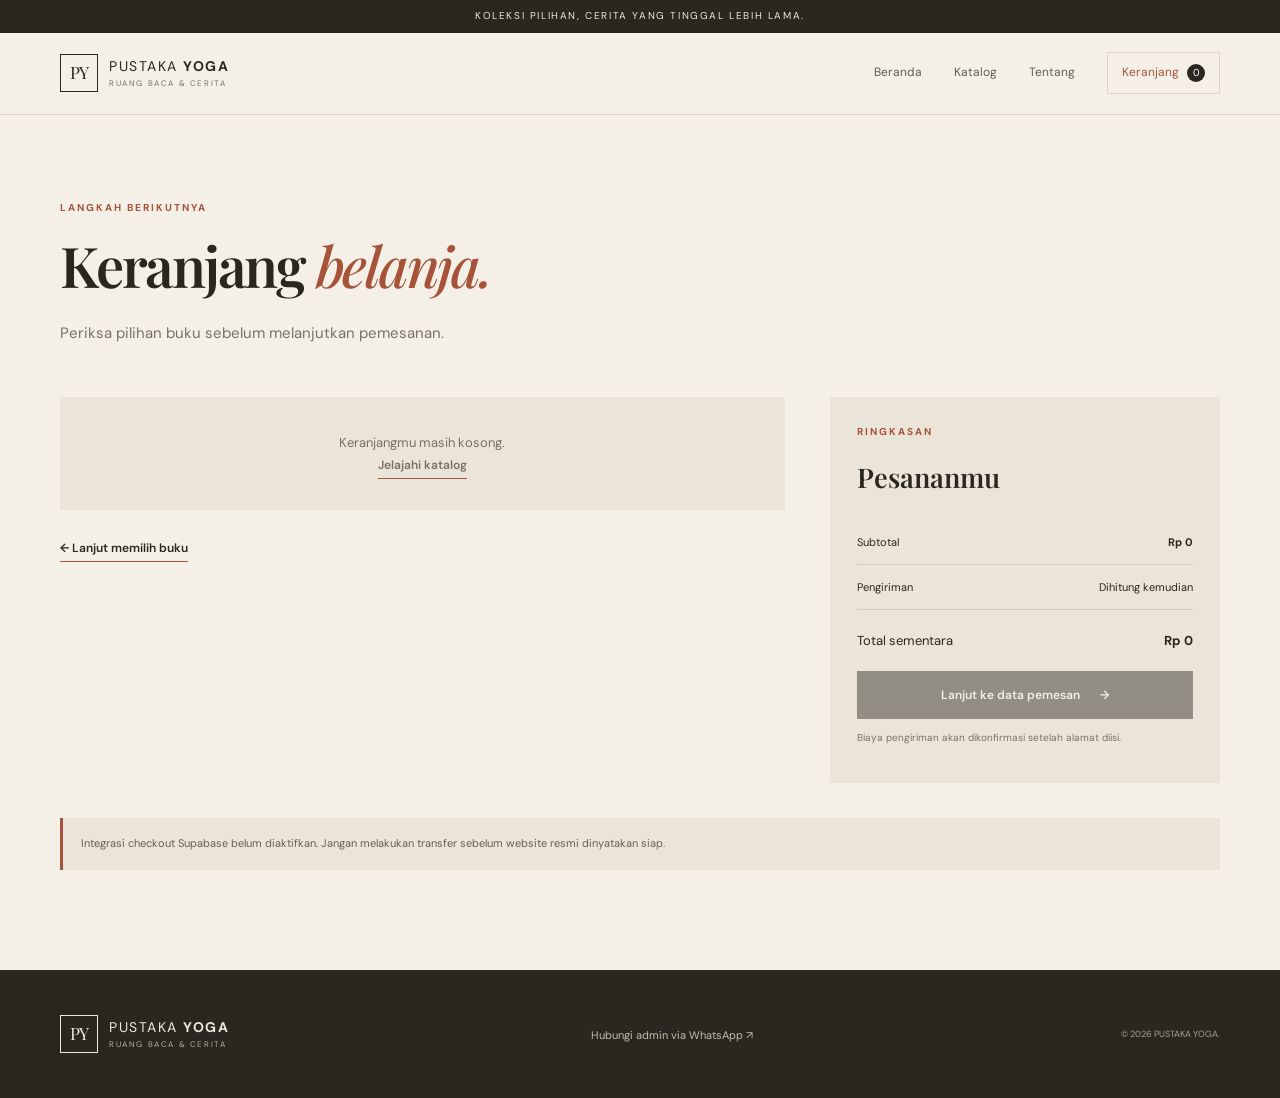
<file: checkout.html>
<!doctype html><html lang="id"><head><meta charset="utf-8"><meta name="viewport" content="width=device-width,initial-scale=1"><title>Keranjang & Checkout — PUSTAKA YOGA</title><link rel="preconnect" href="https://fonts.googleapis.com"><link href="https://fonts.googleapis.com/css2?family=DM+Sans:wght@400;500;600;700&family=Playfair+Display:wght@500;600;700&display=swap" rel="stylesheet"><link rel="stylesheet" href="assets/css/style.css"></head><body><div class="announcement">Koleksi pilihan, cerita yang tinggal lebih lama.</div><header class="site-header"><a class="brand" href="index.html"><span class="brand-mark">PY</span><span>PUSTAKA <b>YOGA</b><small>RUANG BACA &amp; CERITA</small></span></a><button class="menu-toggle" aria-label="Buka navigasi" aria-expanded="false">☰</button><nav class="nav"><a href="index.html">Beranda</a><a href="katalog.html">Katalog</a><a href="index.html#tentang">Tentang</a><a class="nav-cart active" href="checkout.html">Keranjang <span class="cart-count">0</span></a></nav></header><main class="wrap page-main"><div class="page-intro compact"><p class="eyebrow">LANGKAH BERIKUTNYA</p><h1>Keranjang <em>belanja.</em></h1><p class="lead">Periksa pilihan buku sebelum melanjutkan pemesanan.</p></div><div class="checkout-layout"><section><div id="cart-items" class="cart-items"></div><a class="text-link" href="katalog.html">← Lanjut memilih buku</a></section><aside class="summary-card"><p class="eyebrow">RINGKASAN</p><h2>Pesananmu</h2><div class="summary-row"><span>Subtotal</span><strong id="cart-subtotal">Rp0</strong></div><div class="summary-row"><span>Pengiriman</span><span>Dihitung kemudian</span></div><div class="summary-total"><span>Total sementara</span><strong id="cart-total">Rp0</strong></div><button class="btn btn-dark btn-full" id="continue-checkout">Lanjut ke data pemesan <span>→</span></button><p class="fine-print">Biaya pengiriman akan dikonfirmasi setelah alamat diisi.</p></aside></div><section class="form-section" id="customer-section" hidden><div class="form-heading"><p class="eyebrow">DATA PEMESAN</p><h2>Ke mana buku akan <em>kami kirim?</em></h2></div><form id="customer-form" class="customer-form"><label>Nama lengkap<input name="full_name" autocomplete="name" required placeholder="Nama penerima"></label><label>Nomor WhatsApp<input name="whatsapp" autocomplete="tel" required inputmode="tel" placeholder="08xxxxxxxxxx"></label><label class="span-2">Alamat lengkap<textarea name="address" autocomplete="street-address" rows="3" required placeholder="Nama jalan, nomor rumah, RT/RW, dan patokan"></textarea></label><label>Kecamatan<input name="district" required></label><label>Kota/Kabupaten<input name="city" required></label><label>Provinsi<input name="province" required></label><label>Kode pos<input name="postal_code" inputmode="numeric" pattern="[0-9]{5}" required></label><label class="span-2">Catatan (opsional)<textarea name="notes" rows="2" placeholder="Catatan tambahan untuk admin"></textarea></label><div class="span-2"><button class="btn btn-dark btn-full" type="submit">Tinjau pesanan <span>→</span></button><p class="fine-print">Tahap ini masih berupa pratinjau. Pesanan belum dikirim ke server dan belum ada pembayaran yang dilakukan.</p></div></form></section><div class="notice" id="checkout-notice">Integrasi checkout Supabase belum diaktifkan. Jangan melakukan transfer sebelum website resmi dinyatakan siap.</div></main><footer class="footer"><div class="wrap footer-inner"><a class="brand brand-light" href="index.html"><span class="brand-mark">PY</span><span>PUSTAKA <b>YOGA</b><small>RUANG BACA &amp; CERITA</small></span></a><div><a href="https://wa.me/6285883240638" target="_blank" rel="noopener">Hubungi admin via WhatsApp ↗</a></div><small>© 2026 PUSTAKA YOGA.</small></div></footer><script src="assets/js/app.js"></script></body></html>
</file>
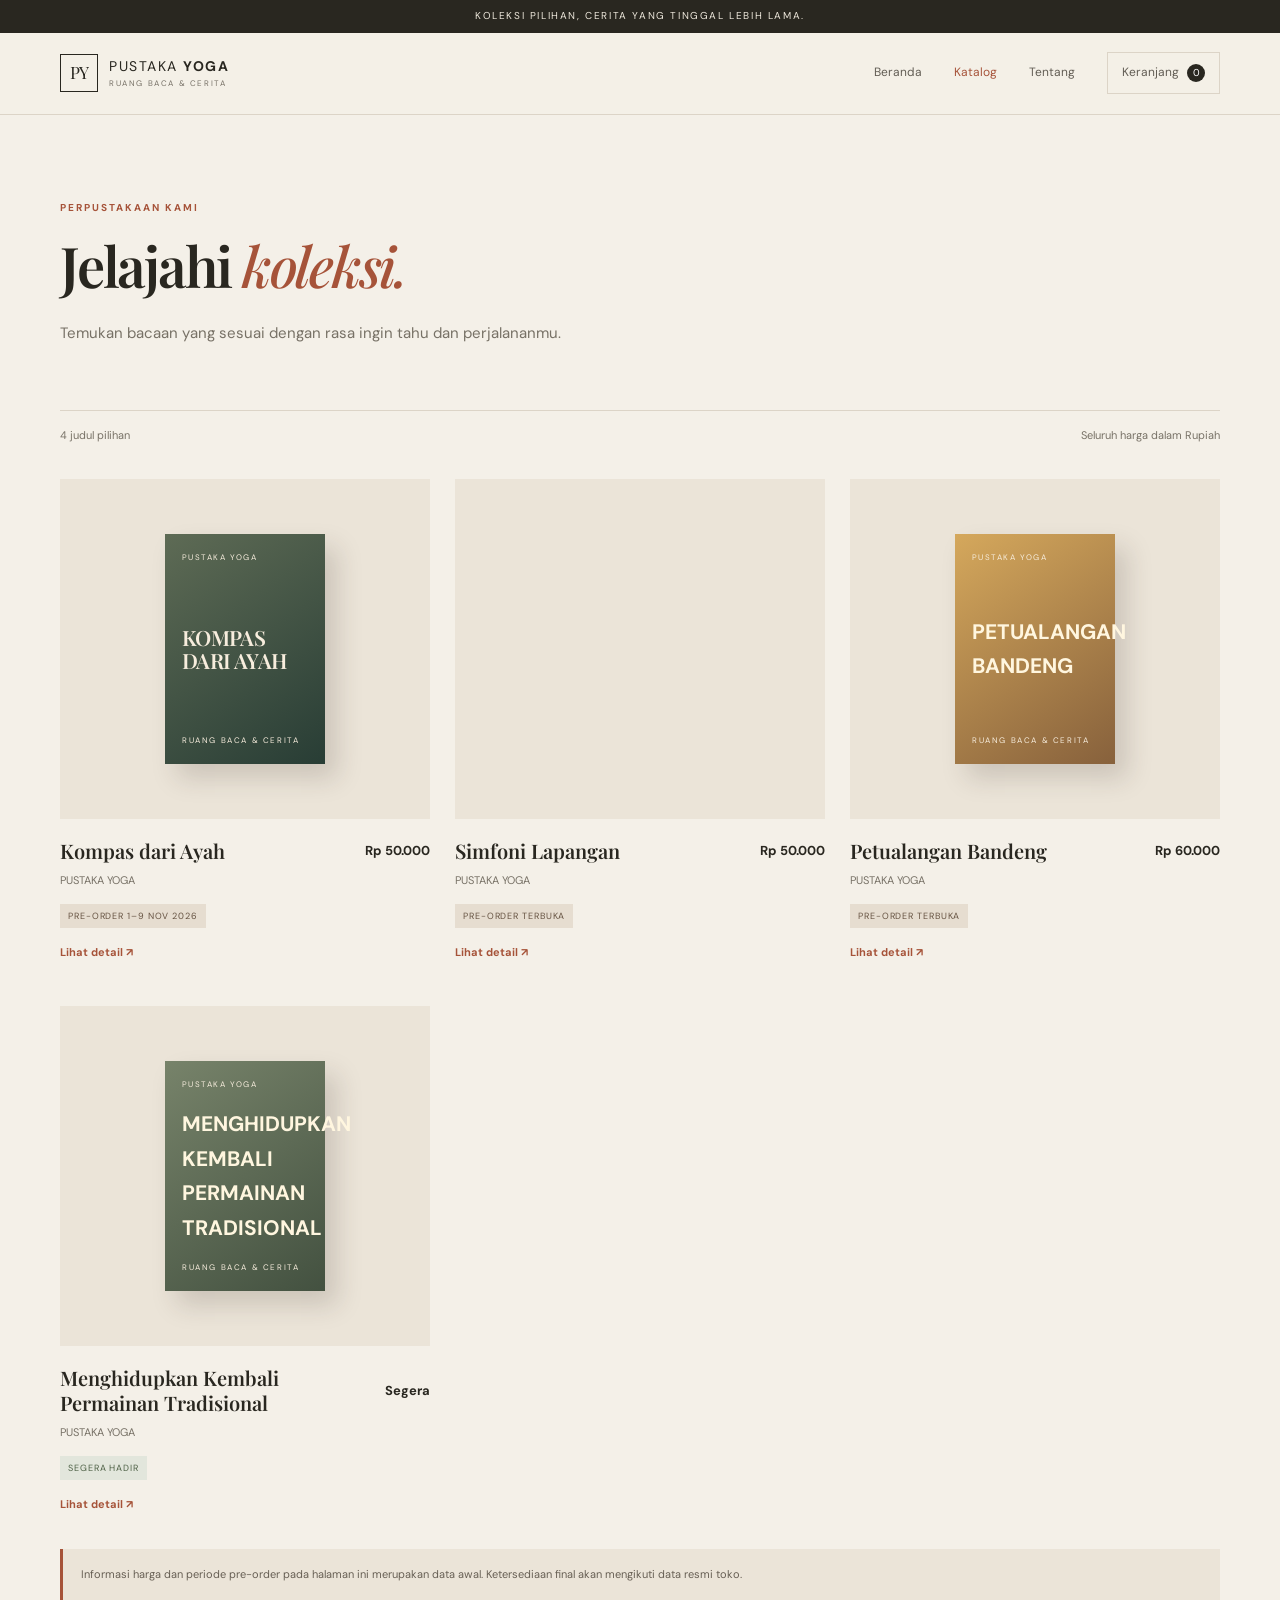
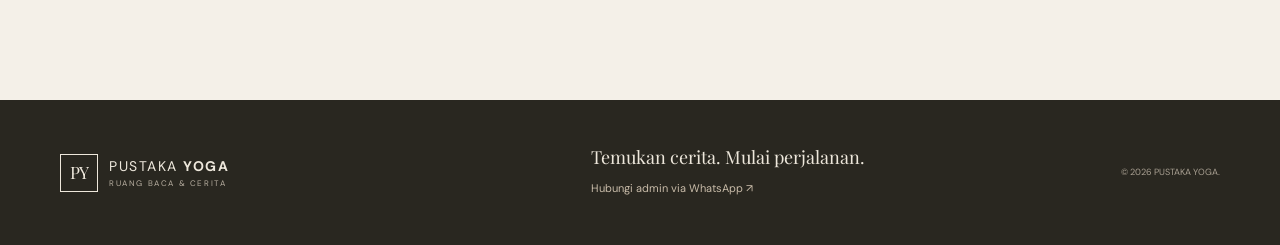
<file: katalog.html>
<!doctype html><html lang="id"><head><meta charset="utf-8"><meta name="viewport" content="width=device-width,initial-scale=1"><meta name="description" content="Jelajahi koleksi buku PUSTAKA YOGA."><title>Katalog Buku — PUSTAKA YOGA</title><link rel="preconnect" href="https://fonts.googleapis.com"><link href="https://fonts.googleapis.com/css2?family=DM+Sans:wght@400;500;600;700&family=Playfair+Display:wght@500;600;700&display=swap" rel="stylesheet"><link rel="stylesheet" href="assets/css/style.css"></head><body><div class="announcement">Koleksi pilihan, cerita yang tinggal lebih lama.</div><header class="site-header"><a class="brand" href="index.html"><span class="brand-mark">PY</span><span>PUSTAKA <b>YOGA</b><small>RUANG BACA &amp; CERITA</small></span></a><button class="menu-toggle" aria-label="Buka navigasi" aria-expanded="false">☰</button><nav class="nav"><a href="index.html">Beranda</a><a class="active" href="katalog.html">Katalog</a><a href="index.html#tentang">Tentang</a><a class="nav-cart" href="checkout.html">Keranjang <span class="cart-count">0</span></a></nav></header><main class="wrap page-main"><div class="page-intro"><p class="eyebrow">PERPUSTAKAAN KAMI</p><h1>Jelajahi <em>koleksi.</em></h1><p class="lead">Temukan bacaan yang sesuai dengan rasa ingin tahu dan perjalananmu.</p></div><div class="catalog-toolbar"><span id="catalog-count">4 judul pilihan</span><span class="catalog-note">Seluruh harga dalam Rupiah</span></div><div class="book-grid catalog-grid" id="catalog-books"></div><div class="notice">Informasi harga dan periode pre-order pada halaman ini merupakan data awal. Ketersediaan final akan mengikuti data resmi toko.</div></main><footer class="footer"><div class="wrap footer-inner"><a class="brand brand-light" href="index.html"><span class="brand-mark">PY</span><span>PUSTAKA <b>YOGA</b><small>RUANG BACA &amp; CERITA</small></span></a><div><p>Temukan cerita. Mulai perjalanan.</p><a href="https://wa.me/6285883240638" target="_blank" rel="noopener">Hubungi admin via WhatsApp ↗</a></div><small>© 2026 PUSTAKA YOGA.</small></div></footer><script src="assets/js/app.js"></script></body></html>
</file>
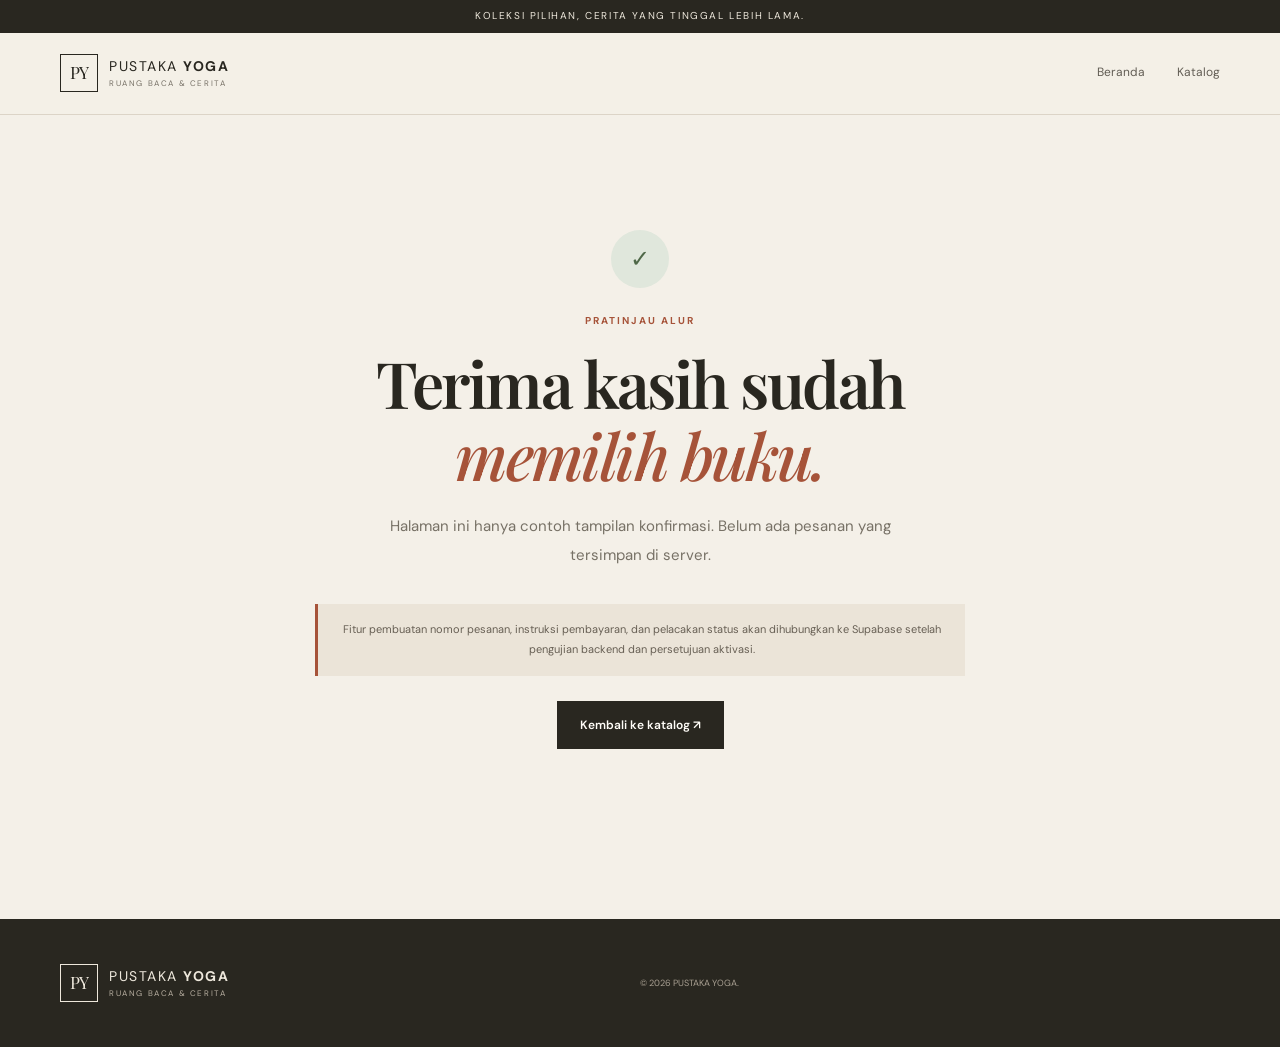
<file: pesanan.html>
<!doctype html><html lang="id"><head><meta charset="utf-8"><meta name="viewport" content="width=device-width,initial-scale=1"><title>Pratinjau Pesanan — PUSTAKA YOGA</title><link rel="preconnect" href="https://fonts.googleapis.com"><link href="https://fonts.googleapis.com/css2?family=DM+Sans:wght@400;500;600;700&family=Playfair+Display:wght@500;600;700&display=swap" rel="stylesheet"><link rel="stylesheet" href="assets/css/style.css"></head><body><div class="announcement">Koleksi pilihan, cerita yang tinggal lebih lama.</div><header class="site-header"><a class="brand" href="index.html"><span class="brand-mark">PY</span><span>PUSTAKA <b>YOGA</b><small>RUANG BACA &amp; CERITA</small></span></a><nav class="nav"><a href="index.html">Beranda</a><a href="katalog.html">Katalog</a></nav></header><main class="wrap page-main"><section class="confirmation"><div class="confirm-icon">✓</div><p class="eyebrow">PRATINJAU ALUR</p><h1>Terima kasih sudah <em>memilih buku.</em></h1><p class="lead">Halaman ini hanya contoh tampilan konfirmasi. Belum ada pesanan yang tersimpan di server.</p><div class="notice">Fitur pembuatan nomor pesanan, instruksi pembayaran, dan pelacakan status akan dihubungkan ke Supabase setelah pengujian backend dan persetujuan aktivasi.</div><a class="btn btn-dark" href="katalog.html">Kembali ke katalog ↗</a></section></main><footer class="footer"><div class="wrap footer-inner"><a class="brand brand-light" href="index.html"><span class="brand-mark">PY</span><span>PUSTAKA <b>YOGA</b><small>RUANG BACA &amp; CERITA</small></span></a><small>© 2026 PUSTAKA YOGA.</small></div></footer><script src="assets/js/app.js"></script></body></html>
</file>
<file: assets/css/style.css>
:root{--paper:#f4f0e8;--paper2:#ebe4d8;--ink:#292720;--muted:#777166;--rust:#a65339;--line:#dcd4c7;--white:#fffdf8;--serif:"Playfair Display",Georgia,serif;--sans:"DM Sans",Arial,sans-serif}*{box-sizing:border-box}html{scroll-behavior:smooth}body{margin:0;background:var(--paper);color:var(--ink);font-family:var(--sans);font-size:15px;line-height:1.65}a{color:inherit;text-decoration:none}.wrap{width:min(1160px,calc(100% - 56px));margin:auto}.announcement{padding:8px 16px;text-align:center;background:var(--ink);color:#eee8dc;font-size:10px;letter-spacing:.16em;text-transform:uppercase}.site-header{height:82px;padding:0 max(28px,calc((100vw - 1160px)/2));display:flex;align-items:center;justify-content:space-between;border-bottom:1px solid var(--line);background:rgba(244,240,232,.96);position:sticky;top:0;z-index:10}.brand{display:flex;align-items:center;gap:11px;font-size:14px;letter-spacing:.11em;line-height:1.15}.brand b{font-weight:700}.brand small{display:block;font-size:8px;letter-spacing:.2em;color:var(--muted);margin-top:5px}.brand-mark{width:38px;height:38px;border:1px solid var(--ink);display:grid;place-items:center;font-family:var(--serif);font-size:17px;letter-spacing:-.06em}.nav{display:flex;align-items:center;gap:32px;font-size:12px}.nav>a{color:#625d54;transition:.2s}.nav>a:hover,.nav>a.active{color:var(--rust)}.nav-cart{border:1px solid var(--line);padding:10px 14px}.cart-count{display:inline-grid;place-items:center;min-width:18px;height:18px;margin-left:5px;border-radius:50%;background:var(--ink);color:white;font-size:10px}.menu-toggle{display:none;border:0;background:none;font-size:23px}.hero{min-height:570px;display:grid;grid-template-columns:1.05fr .95fr;align-items:center;gap:50px;padding-top:55px;padding-bottom:65px}.eyebrow{font-size:10px;letter-spacing:.2em;color:var(--rust);font-weight:700;margin:0 0 18px}.hero h1,.page-intro h1,.confirmation h1{font:600 clamp(42px,5vw,68px)/1.12 var(--serif);letter-spacing:-.04em;margin:0 0 22px}.hero h1 em,.section h2 em,.page-intro h1 em,.form-heading h2 em,.confirmation h1 em{color:var(--rust);font-weight:500}.lead{max-width:520px;color:var(--muted);font-size:15px;line-height:1.9}.hero-actions{display:flex;align-items:center;gap:27px;margin-top:32px}.btn{display:inline-flex;justify-content:center;align-items:center;gap:20px;padding:15px 22px;font:600 12px var(--sans);border:1px solid var(--ink);cursor:pointer;transition:.2s}.btn-dark{background:var(--ink);color:var(--white)}.btn-dark:hover{background:var(--rust);border-color:var(--rust);transform:translateY(-2px)}.text-link{font-size:12px;font-weight:600;border-bottom:1px solid var(--rust);padding-bottom:5px}.hero-note{display:flex;align-items:center;gap:12px;margin-top:55px;color:var(--muted);font-size:10px;letter-spacing:.08em}.note-line{width:36px;height:1px;background:var(--rust)}.hero-art{height:430px;position:relative;background:#e9e0d2;overflow:hidden;display:grid;place-items:center}.art-sun{position:absolute;width:250px;height:250px;border-radius:50%;background:#d8b79d;right:12%;top:9%;opacity:.8}.book-stack{position:relative;width:290px;height:300px;transform:rotate(-4deg);z-index:1}.book-cover{position:absolute;width:190px;height:270px;box-shadow:15px 18px 28px #4a382533;display:flex;flex-direction:column;justify-content:space-between;padding:20px;color:#f7eddd}.cover-kompas{left:15px;top:5px;background:linear-gradient(145deg,#5e6b55,#283d35)}.cover-kompas strong,.cover-simfoni strong{font:600 25px/1.1 var(--serif);letter-spacing:-.03em}.cover-kicker,.cover-simfoni>span{font-size:8px;letter-spacing:.18em}.book-cover small{font-size:8px;letter-spacing:.2em}.cover-simfoni{left:105px;top:36px;background:linear-gradient(145deg,#b66d4d,#793d31);transform:rotate(8deg);z-index:-1}.book-shadow{position:absolute;width:270px;height:22px;background:#66533b33;filter:blur(12px);bottom:-2px;left:20px}.art-caption{position:absolute;bottom:22px;right:22px;font-size:8px;letter-spacing:.2em;color:#73685a}.ticker{background:var(--rust);color:#fff7eb;display:flex;justify-content:space-around;gap:22px;padding:15px 20px;font-size:9px;letter-spacing:.19em;white-space:nowrap;overflow:hidden}.ticker i{font-style:normal}.section{padding-top:100px;padding-bottom:105px}.section-heading{display:flex;justify-content:space-between;align-items:end;margin-bottom:36px}.section h2,.form-heading h2{font:600 clamp(32px,4vw,45px)/1.2 var(--serif);letter-spacing:-.03em;margin:0}.book-grid{display:grid;grid-template-columns:repeat(3,1fr);gap:25px}.book-card{min-width:0}.book-visual{height:310px;display:grid;place-items:center;position:relative;overflow:hidden;background:var(--paper2);margin-bottom:19px}.book-visual .book-cover{position:relative;left:auto;top:auto;width:160px;height:230px;padding:17px;transform:none;box-shadow:12px 14px 24px #352b222b}.book-visual .book-cover strong{font-size:21px}.book-visual .cover-simfoni{transform:rotate(0)}.cover-bandeng{background:linear-gradient(145deg,#d5a85c,#87613c)}.cover-bandeng strong{color:#fff6df}.cover-tradisi{background:linear-gradient(145deg,#77836a,#435140)}.cover-tradisi strong{color:#fff6df}.book-meta{display:flex;justify-content:space-between;gap:10px;align-items:center}.book-meta h3{font:600 20px/1.25 var(--serif);margin:0}.book-price{font-weight:700;font-size:13px;white-space:nowrap}.book-author{font-size:11px;color:var(--muted);margin:8px 0 12px}.status{display:inline-block;font-size:9px;letter-spacing:.1em;text-transform:uppercase;padding:5px 8px;background:#e6ddd0;color:#665342}.status.soon{background:#e2e6dc;color:#4e6146}.status.closed{background:#e9deda;color:#8c493b}.card-bottom{display:flex;justify-content:space-between;align-items:center;margin-top:15px}.card-bottom a{font-size:11px;font-weight:700;color:var(--rust)}.quote-band{background:var(--paper2);padding:76px 0;text-align:center}.quote-inner{max-width:760px}.quote-mark{font:70px var(--serif);color:var(--rust);line-height:.8}.quote-band blockquote{font:500 clamp(25px,3vw,37px)/1.35 var(--serif);margin:15px 0 22px}.quote-credit{font-size:9px;letter-spacing:.18em;color:var(--muted)}.about{display:grid;grid-template-columns:1fr 1fr;gap:70px}.about h2{font:600 43px var(--serif);margin:0}.about-copy p{color:var(--muted);line-height:2;margin:0 0 25px}.footer{background:var(--ink);color:#eee8dc;padding:45px 0}.footer-inner{display:grid;grid-template-columns:1fr 1fr auto;gap:25px;align-items:center}.brand-light .brand-mark{border-color:#eee8dc}.brand-light small{color:#b8afa1}.footer p{font:18px var(--serif);margin:0 0 6px}.footer a:not(.brand){font-size:11px;color:#c9bca9}.footer-inner>small{font-size:9px;color:#a9a092}.page-main{min-height:65vh;padding-top:70px;padding-bottom:100px}.page-intro{padding:15px 0 48px}.page-intro h1{font-size:56px}.catalog-toolbar{display:flex;justify-content:space-between;border-top:1px solid var(--line);padding:15px 0;margin-bottom:20px;font-size:11px;color:var(--muted)}.catalog-grid{grid-template-columns:repeat(3,1fr);row-gap:45px}.catalog-grid .book-visual{height:340px}.notice{padding:16px 18px;background:#ebe4d8;border-left:3px solid var(--rust);font-size:11px;color:#675f54;line-height:1.8;margin-top:35px}.back-link{font-size:11px;color:var(--muted);display:inline-block;margin:0 0 35px}.detail-layout{display:grid;grid-template-columns:.85fr 1.15fr;gap:75px;align-items:start}.detail-visual{height:520px;background:var(--paper2);display:grid;place-items:center}.detail-visual .book-cover{position:relative;left:auto;top:auto;width:235px;height:340px;padding:25px;transform:none}.detail-visual .book-cover strong{font-size:30px}.detail-copy{padding:28px 0}.detail-copy h1{font:600 clamp(38px,4vw,54px)/1.12 var(--serif);margin:0 0 12px}.detail-copy .detail-author{color:var(--muted);font-size:13px}.detail-price{font:600 28px var(--serif);margin:25px 0}.detail-description{color:#686257;line-height:1.9;font-size:13px}.detail-actions{display:flex;gap:12px;align-items:center;margin-top:30px}.quantity{width:65px;padding:14px;border:1px solid var(--line);background:transparent;font:inherit}.detail-extra{margin-top:30px;padding-top:22px;border-top:1px solid var(--line);font-size:11px;color:var(--muted)}.checkout-layout{display:grid;grid-template-columns:1.3fr .7fr;gap:45px;align-items:start}.cart-items{margin-bottom:25px}.cart-row{display:grid;grid-template-columns:75px 1fr auto;gap:18px;align-items:center;padding:17px 0;border-bottom:1px solid var(--line)}.cart-thumb{height:95px;background:var(--paper2);display:grid;place-items:center}.cart-thumb .book-cover{position:relative;left:auto;top:auto;width:48px;height:70px;padding:5px}.cart-thumb .book-cover strong{font-size:7px}.cart-row h3{font:600 17px var(--serif);margin:0}.cart-row p{font-size:11px;color:var(--muted);margin:5px 0}.cart-row input{width:58px;padding:7px;border:1px solid var(--line);background:transparent}.remove-item{font-size:10px;color:var(--rust);border:0;background:none;cursor:pointer;padding:0;margin-top:6px}.empty-cart{padding:35px;background:var(--paper2);text-align:center;color:var(--muted);font-size:13px}.summary-card{background:var(--paper2);padding:27px;position:sticky;top:110px}.summary-card h2{font:600 27px var(--serif);margin:0 0 25px}.summary-row,.summary-total{display:flex;justify-content:space-between;gap:10px;font-size:11px;padding:13px 0;border-bottom:1px solid #d5ccbd}.summary-total{font-size:13px;border:0;padding:20px 0}.btn-full{width:100%}.fine-print{font-size:10px;color:var(--muted);line-height:1.7}.form-section{padding-top:80px}.form-heading{margin-bottom:30px}.customer-form{display:grid;grid-template-columns:1fr 1fr;gap:18px}.customer-form label{display:flex;flex-direction:column;gap:7px;font-size:11px;font-weight:600}.customer-form input,.customer-form textarea{width:100%;padding:13px 14px;border:1px solid var(--line);background:#fbf8f2;font:12px var(--sans);color:var(--ink);outline:none}.customer-form input:focus,.customer-form textarea:focus{border-color:var(--rust)}.span-2{grid-column:span 2}.confirmation{max-width:650px;text-align:center;margin:45px auto 70px}.confirm-icon{width:58px;height:58px;border-radius:50%;background:#e0e7dc;color:#4f6848;display:grid;place-items:center;margin:0 auto 25px;font-size:24px}.confirmation .lead{margin:0 auto 25px}.confirmation .btn{margin-top:25px}.compact{padding-bottom:35px}[hidden]{display:none!important}@media(max-width:800px){.wrap{width:min(100% - 36px,620px)}.site-header{height:70px;padding:0 18px}.menu-toggle{display:block}.nav{display:none;position:absolute;top:70px;left:0;right:0;padding:20px;background:var(--paper);border-bottom:1px solid var(--line);flex-direction:column;align-items:stretch;gap:17px}.nav.open{display:flex}.hero{grid-template-columns:1fr;gap:30px;padding-top:55px}.hero-art{height:390px;order:-1}.hero-copy{padding-bottom:15px}.hero h1{font-size:48px}.hero-note{margin-top:30px}.book-grid,.catalog-grid{grid-template-columns:repeat(2,1fr);gap:24px 15px}.book-visual{height:250px}.book-visual .book-cover{width:135px;height:195px}.book-visual .book-cover strong{font-size:17px}.section{padding:70px 0}.section-heading{align-items:start;gap:15px}.section h2{font-size:34px}.about{grid-template-columns:1fr;gap:20px}.footer-inner{grid-template-columns:1fr 1fr}.footer-inner>small{grid-column:span 2}.detail-layout{grid-template-columns:1fr;gap:25px}.detail-visual{height:410px}.detail-copy{padding:0}.checkout-layout{grid-template-columns:1fr}.summary-card{position:static}.page-main{padding-top:45px}.page-intro h1{font-size:47px}}@media(max-width:480px){.wrap{width:calc(100% - 32px)}.announcement{font-size:8px}.hero{padding-top:28px}.hero-art{height:320px}.book-stack{transform:scale(.85) rotate(-4deg)}.hero h1{font-size:42px}.hero-actions{gap:15px;flex-wrap:wrap}.hero-actions .btn{padding:13px 15px}.ticker{justify-content:flex-start}.ticker span:nth-of-type(n+2),.ticker i:nth-of-type(n+2){display:none}.section-heading{display:block}.section-heading .text-link{display:inline-block;margin-top:17px}.book-grid,.catalog-grid{grid-template-columns:1fr 1fr;gap:22px 12px}.book-visual,.catalog-grid .book-visual{height:210px}.book-visual .book-cover{width:112px;height:165px;padding:12px}.book-visual .book-cover strong{font-size:14px}.book-meta{display:block}.book-meta h3{font-size:16px;margin-bottom:5px}.book-price{font-size:12px}.card-bottom{align-items:flex-start;flex-direction:column;gap:8px}.quote-band{padding:55px 0}.about h2{font-size:36px}.footer-inner{grid-template-columns:1fr}.footer-inner>small{grid-column:auto}.page-intro h1{font-size:42px}.catalog-toolbar{font-size:9px}.detail-visual{height:350px}.detail-visual .book-cover{width:190px;height:280px}.customer-form{grid-template-columns:1fr}.span-2{grid-column:auto}.cart-row{grid-template-columns:60px 1fr auto;gap:10px}.cart-thumb{height:80px}.cart-row h3{font-size:14px}.detail-actions{flex-wrap:wrap}}
</file>
